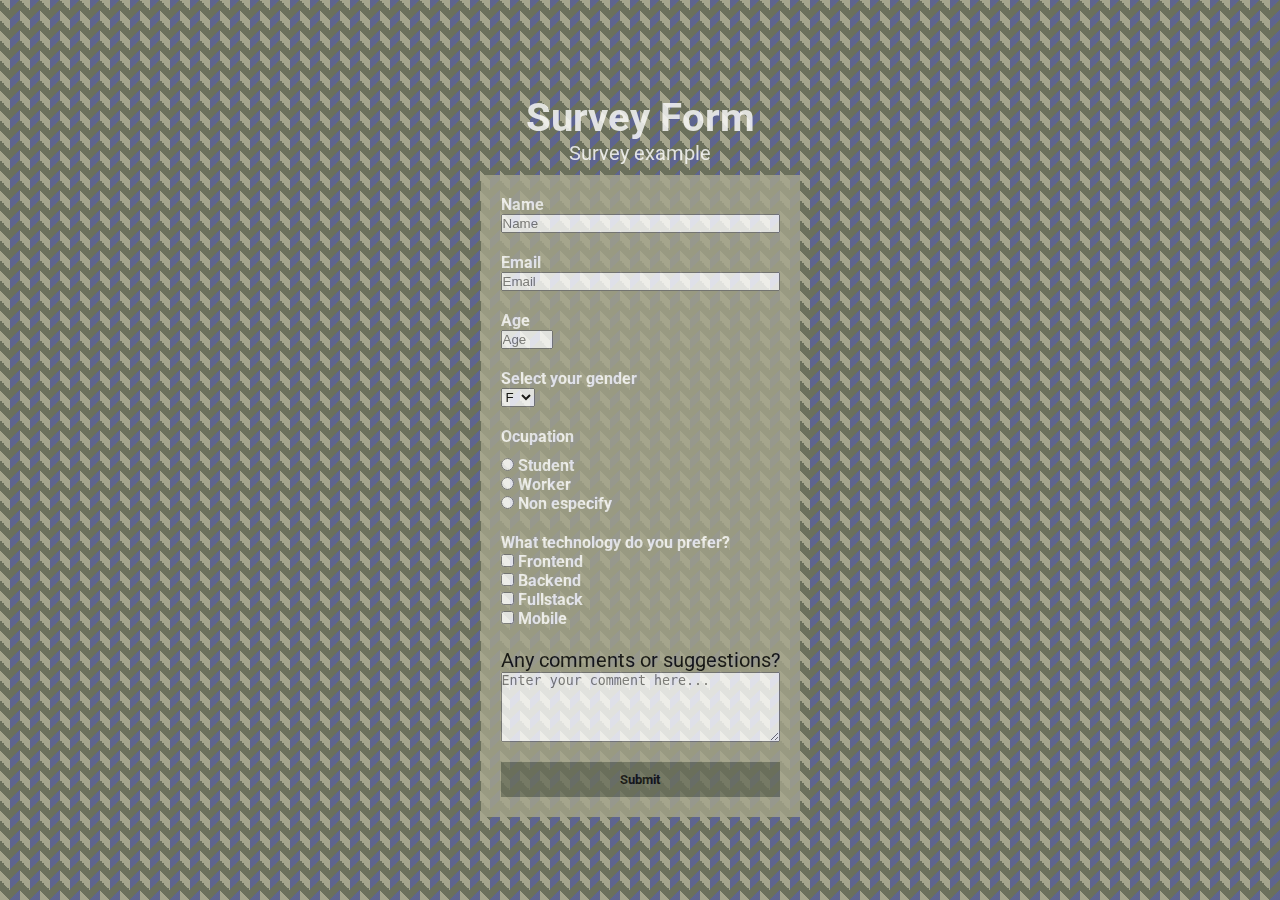
<file: formulary_page/index.html>
<!DOCTYPE html>
<html lang="en">
<head>
    <meta charset="UTF-8">
    <meta http-equiv="X-UA-Compatible" content="IE=edge">
    <meta name="viewport" content="width=device-width, initial-scale=1.0">
    <link rel="stylesheet" href="style.css">
    <title>Document</title>
</head>
<body>
    <div class="container">
        <div class="header">
          <h1 id="title">Survey Form</h1>
          <p id="description">Survey example</p>
        </div>
        <form id="survey-form">
            <!-- name -->
          <div class="form-group">
            <label id='name-label' for='name'>Name</label>
            <input type="text" id="name" class='form-control' placeholder='Name' required>
          </div>
          <!-- email  -->
              <div class="form-group">
                <label id='email-label' for='email'>Email</label>
                <input type="email" id="email" class='form-control' placeholder='Email' required>
              </div>
              <div class="form-group">
                <label id='number-label' for='number'>Age</label>
                <input type="number" min=18 max=99 id="number" class='form-control' placeholder='Age' required>
              </div>
              <div class="form-group">
                <label id='dropdown-label' for='dropwdown'>Select your gender</label>
               <select name="gender" id="dropdown">
                <option value="masculine">F</option>
                <option value="femenine">M</option> 
               </select>
            </div>
            <!-- checkbox ocupation -->
         <div class="form-group">
           <label for="checkbox-label" id='checkbox-label'>Ocupation</label>
           <label>
             <input type="radio" value='student' class='input-radio' name='ocupation'>
             Student
           </label>
                <label>
             <input type="radio" value='Worker' class='input-radio' name='ocupation'>
             Worker
           </label>
             <label>
             <input type="radio" value='None' class='input-radio' name='ocupation'>
             Non especify
           </label>      
         </div>
         <!-- checkbox techs -->
          <div class="form-group">
            <label for="checkbox-label">
              What technology do you prefer?
            </label>
            <label for="frontend">
              <input type="checkbox" value='frontend'>
              Frontend
            </label>
                  <label for="backend">
              <input type="checkbox" value='backend'>
              Backend
            </label>
                  <label for="fullstack">
              <input type="checkbox" value='fullstack'>
              Fullstack
            </label>
                <label for="mobile">
              <input type="checkbox" value='mobile'>
              Mobile
            </label>
          </div>
          <!-- textarea comments or suggestions -->
            <div class="form-group">
            <p>Any comments or suggestions?</p>
            <textarea
              id="comments"
              class="input-textarea"
              name="comment"
              placeholder="Enter your comment here..."
            ></textarea>
          </div>
          <button class='btn btn--submit' id='submit'>Submit</button>
          
        </form>
      </div>
      
</body>
</html>
</file>
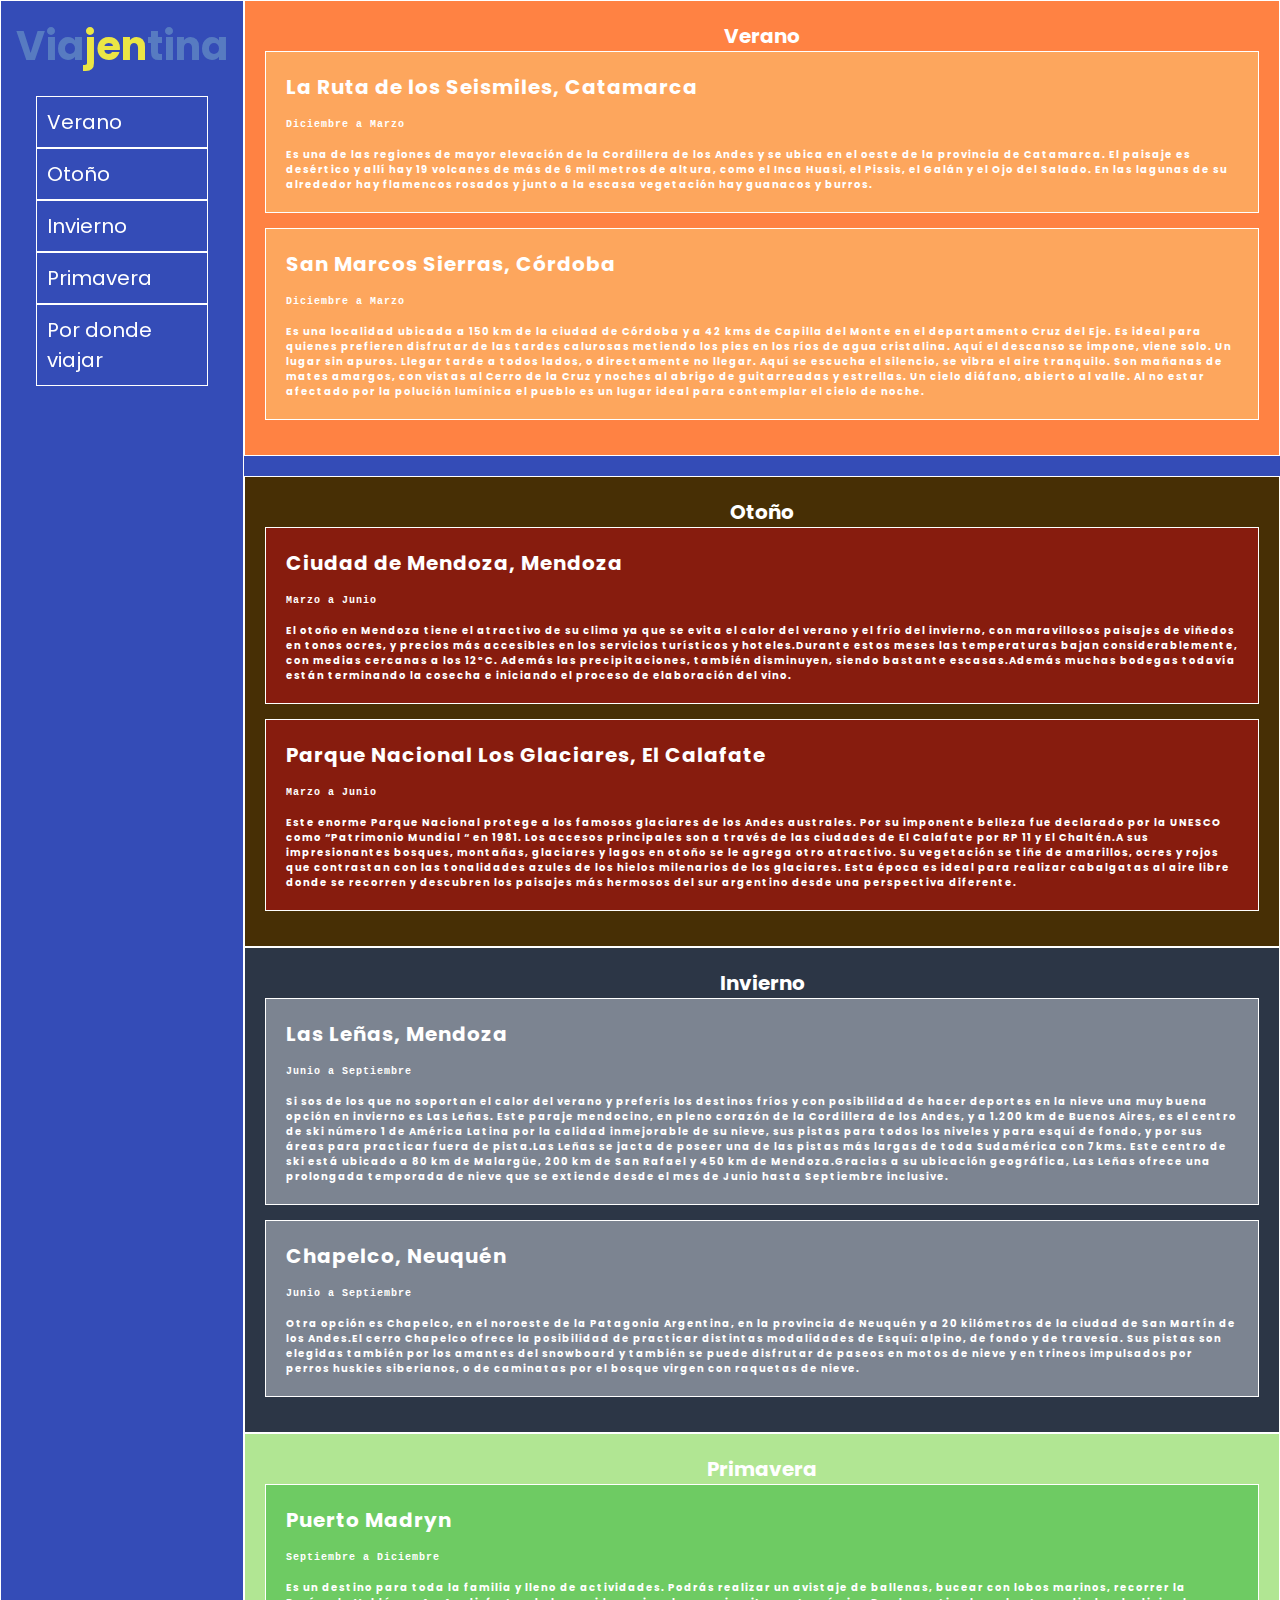
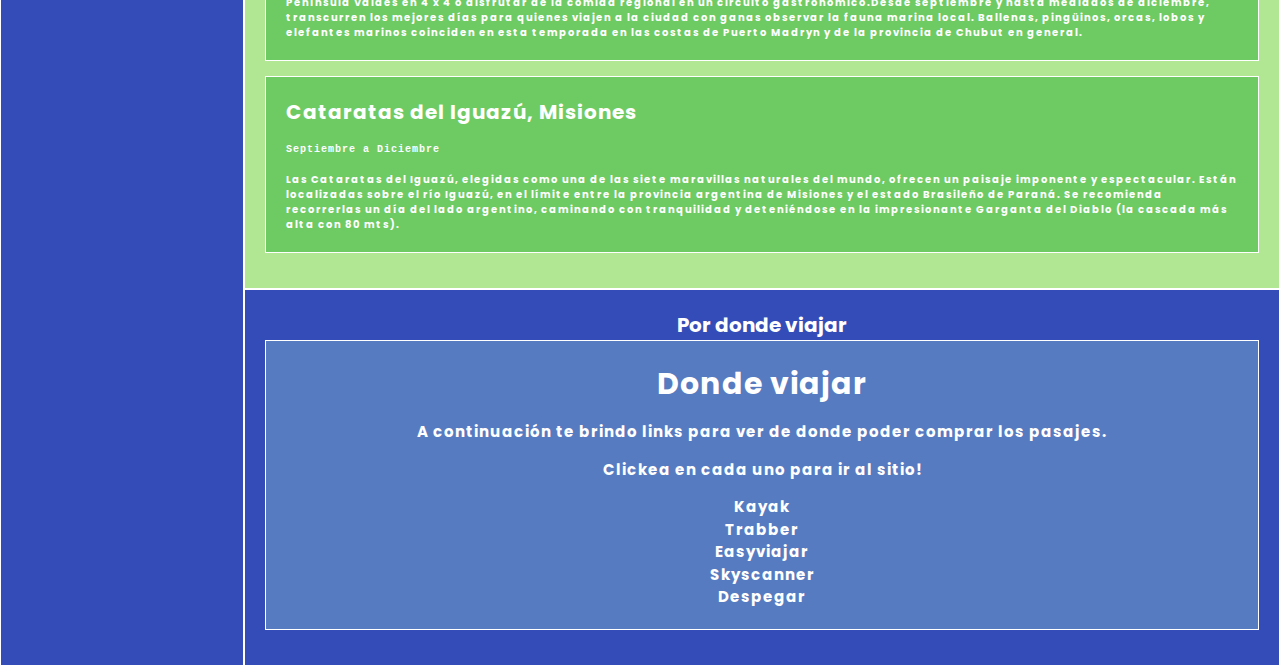
<file: technical_documentation_page/index.html>
<!DOCTYPE html>
<html lang="en">
  <head>
    <meta charset="UTF-8" />
    <meta http-equiv="X-UA-Compatible" content="IE=edge" />
    <meta name="viewport" content="width=device-width, initial-scale=1.0" />
    <link rel="stylesheet" href="style.css" />
    <title>Viajentina</title>
  </head>
  <body>
    <header id="header">
      <nav class="navbar" id='navbar'>
        <h1>
          <span class="celeste">Via</span><span class="amarillo">jen</span
          ><span class="celeste">tina</span>
        </h1>
        <ul>
          <li><a href="#Verano" class="nav-link">Verano</a></li>
          <li><a href="#Otoño" class="nav-link">Otoño</a></li>
          <li><a href="#Invierno" class="nav-link">Invierno</a></li>
          <li><a href="#Primavera" class="nav-link">Primavera</a></li>
          <li><a href="#Por_donde_viajar" class="nav-link">Por donde viajar</a></li>
        </ul>
      </nav>
    </header>
    <!-- main doc -->
    <main id="main-doc">
      <!-- verano -->
      <section class="main-section" id="Verano">
        <header><h1>Verano</h1></header>
        <!-- lugar verano  -->
        <div class="main-section__place">
          <h1 class="place-title">La Ruta de los Seismiles, Catamarca</h1>
          <code class="place-code">Diciembre a Marzo</code>
          <p class="place-description">
            Es una de las regiones de mayor elevación de la Cordillera de los
            Andes y se ubica en el oeste de la provincia de Catamarca. El
            paisaje es desértico y allí hay 19 volcanes de más de 6 mil metros
            de altura, como el Inca Huasi, el Pissis, el Galán y el Ojo del
            Salado. En las lagunas de su alrededor hay flamencos rosados y junto
            a la escasa vegetación hay guanacos y burros.
          </p>
        </div>
        <div class="main-section__place">
          <h1 class="place-title">San Marcos Sierras, Córdoba</h1>
          <code class="place-code">Diciembre a Marzo</code>
          <p class="place-description">
            Es una localidad ubicada a 150 km de la ciudad de Córdoba y a 42 kms
            de Capilla del Monte en el departamento Cruz del Eje. Es ideal para
            quienes prefieren disfrutar de las tardes calurosas metiendo los
            pies en los ríos de agua cristalina. Aquí el descanso se impone,
            viene solo. Un lugar sin apuros. Llegar tarde a todos lados, o
            directamente no llegar. Aquí se escucha el silencio, se vibra el
            aire tranquilo. Son mañanas de mates amargos, con vistas al Cerro de
            la Cruz y noches al abrigo de guitarreadas y estrellas. Un cielo
            diáfano, abierto al valle. Al no estar afectado por la polución
            lumínica el pueblo es un lugar ideal para contemplar el cielo de
            noche.
          </p>
        </div>
      </section>
      <!-- end verano -->
      <section class="main-section" id="Otoño">
        <header><h1>Otoño</h1></header>
        <!-- lugar otoño -->
        <div class="main-section__place">
          <h1 class="place-title">Ciudad de Mendoza, Mendoza</h1>
          <code class="place-code">Marzo a Junio</code>
          <p class="place-description">
            El otoño en Mendoza tiene el atractivo de su clima ya que se evita
            el calor del verano y el frío del invierno, con maravillosos
            paisajes de viñedos en tonos ocres, y precios más accesibles en los
            servicios turísticos y hoteles.Durante estos meses las temperaturas
            bajan considerablemente, con medias cercanas a los 12ºC. Además las
            precipitaciones, también disminuyen, siendo bastante escasas.Además
            muchas bodegas todavía están terminando la cosecha e iniciando el
            proceso de elaboración del vino.
          </p>
        </div>
        <div class="main-section__place">
          <h1 class="place-title">
            Parque Nacional Los Glaciares, El Calafate
          </h1>
          <code class="place-code">Marzo a Junio</code>
          <p class="place-description">
            Este enorme Parque Nacional protege a los famosos glaciares de los
            Andes australes. Por su imponente belleza fue declarado por la
            UNESCO como “Patrimonio Mundial “ en 1981. Los accesos principales
            son a través de las ciudades de El Calafate por RP 11 y El Chaltén.A
            sus impresionantes bosques, montañas, glaciares y lagos en otoño se
            le agrega otro atractivo. Su vegetación se tiñe de amarillos, ocres
            y rojos que contrastan con las tonalidades azules de los hielos
            milenarios de los glaciares. Esta época es ideal para realizar
            cabalgatas al aire libre donde se recorren y descubren los paisajes
            más hermosos del sur argentino desde una perspectiva diferente.
          </p>
        </div>
      </section>
      <!-- end -->
      <!-- invierno -->
      <section class="main-section" id="Invierno">
        <header><h1>Invierno</h1></header>
        <!-- lugar invierno -->
        <div class="main-section__place">
          <h1 class="place-title">Las Leñas, Mendoza</h1>
          <code class="place-code">Junio a Septiembre</code>
          <p class="place-description">
            Si sos de los que no soportan el calor del verano y preferís los
            destinos fríos y con posibilidad de hacer deportes en la nieve una
            muy buena opción en invierno es Las Leñas. Este paraje mendocino, en
            pleno corazón de la Cordillera de los Andes, y a 1.200 km de Buenos
            Aires, es el centro de ski número 1 de América Latina por la calidad
            inmejorable de su nieve, sus pistas para todos los niveles y para
            esquí de fondo, y por sus áreas para practicar fuera de pista.Las
            Leñas se jacta de poseer una de las pistas más largas de toda
            Sudamérica con 7kms. Este centro de ski está ubicado a 80 km de
            Malargüe, 200 km de San Rafael y 450 km de Mendoza.Gracias a su
            ubicación geográfica, Las Leñas ofrece una prolongada temporada de
            nieve que se extiende desde el mes de Junio hasta Septiembre
            inclusive.
          </p>
        </div>
        <div class="main-section__place">
          <h1 class="place-title">Chapelco, Neuquén</h1>
          <code class="place-code">Junio a Septiembre</code>
          <p class="place-description">
            Otra opción es Chapelco, en el noroeste de la Patagonia Argentina,
            en la provincia de Neuquén y a 20 kilómetros de la ciudad de San
            Martín de los Andes.El cerro Chapelco ofrece la posibilidad de
            practicar distintas modalidades de Esquí: alpino, de fondo y de
            travesía. Sus pistas son elegidas también por los amantes del
            snowboard y también se puede disfrutar de paseos en motos de nieve y
            en trineos impulsados por perros huskies siberianos, o de caminatas
            por el bosque virgen con raquetas de nieve.
          </p>
        </div>
      </section>
      <!-- end -->
      <!-- primavera -->
      <section class="main-section" id="Primavera">
        <header><h1>Primavera</h1></header>
        <!-- lugar primavera -->
        <div class="main-section__place">
          <h1 class="place-title">Puerto Madryn</h1>
          <code class="place-code">Septiembre a Diciembre</code>
          <p class="place-description">
            Es un destino para toda la familia y lleno de actividades. Podrás
            realizar un avistaje de ballenas, bucear con lobos marinos, recorrer
            la Península Valdés en 4 x 4 o disfrutar de la comida regional en un
            circuito gastronómico.Desde septiembre y hasta mediados de
            diciembre, transcurren los mejores días para quienes viajen a la
            ciudad con ganas observar la fauna marina local. Ballenas,
            pingüinos, orcas, lobos y elefantes marinos coinciden en esta
            temporada en las costas de Puerto Madryn y de la provincia de Chubut
            en general.
          </p>
        </div>
        <div class="main-section__place">
          <h1 class="place-title">Cataratas del Iguazú, Misiones</h1>
          <code class="place-code">Septiembre a Diciembre</code>
          <p class="place-description">
            Las Cataratas del Iguazú, elegidas como una de las siete maravillas
            naturales del mundo, ofrecen un paisaje imponente y espectacular.
            Están localizadas sobre el río Iguazú, en el límite entre la
            provincia argentina de Misiones y el estado Brasileño de Paraná. Se
            recomienda recorrerlas un día del lado argentino, caminando con
            tranquilidad y deteniéndose en la impresionante Garganta del Diablo
            (la cascada más alta con 80 mts).
          </p>
        </div>
      </section>
      <!-- end -->
      <!-- where to travel -->
      <section class="main-section" id="Por_donde_viajar">
        <header><h1>Por donde viajar</h1></header>
        <div class="main-section__place">
          <h1 class="place-title">Donde viajar</h1>
          <p class="place-description">
            A continuación te brindo links para ver de donde poder comprar los
            pasajes.
          </p>
          <p>Clickea en cada uno para ir al sitio!</p>
          <ul class="travel-links">
            <li>
              <a
                href="https://www.kayak.com.ar/horizon/sem/flights/general?lang=es&skipapp=true&gclid=Cj0KCQiA7oyNBhDiARIsADtGRZZg-kgRyVaDvBsMs0IzxWDro8SstkPm8HjiwWzJLHs1WFlqjVa0sAwaAigVEALw_wcB"
                class="travel-link"
                target="_blank"
                >Kayak</a
              >
            </li>
            <li>
              <a
                href="https://www.trabber.com.ar/"
                class="travel-link"
                target="_blank"
                >Trabber</a
              >
            </li>
            <li>
              <a
                href="https://www.easyviajar.com/"
                class="travel-link"
                target="_blank"
                >Easyviajar</a
              >
            </li>
            <li>
              <a
                href="https://www.skyscanner.com.mx/vuelos-desde/ar/vuelos-baratos-de-argentina.html"
                class="travel-link"
                target="_blank"
                >Skyscanner</a
              >
            </li>
            <li>
              <a
                href="https://www.despegar.com.ar/"
                class="travel-link"
                target="_blank"
                >Despegar</a
              >
            </li>
          </ul>
        </div>
      </section>
      <!-- end -->
    </main>
  </body>
</html>
</file>
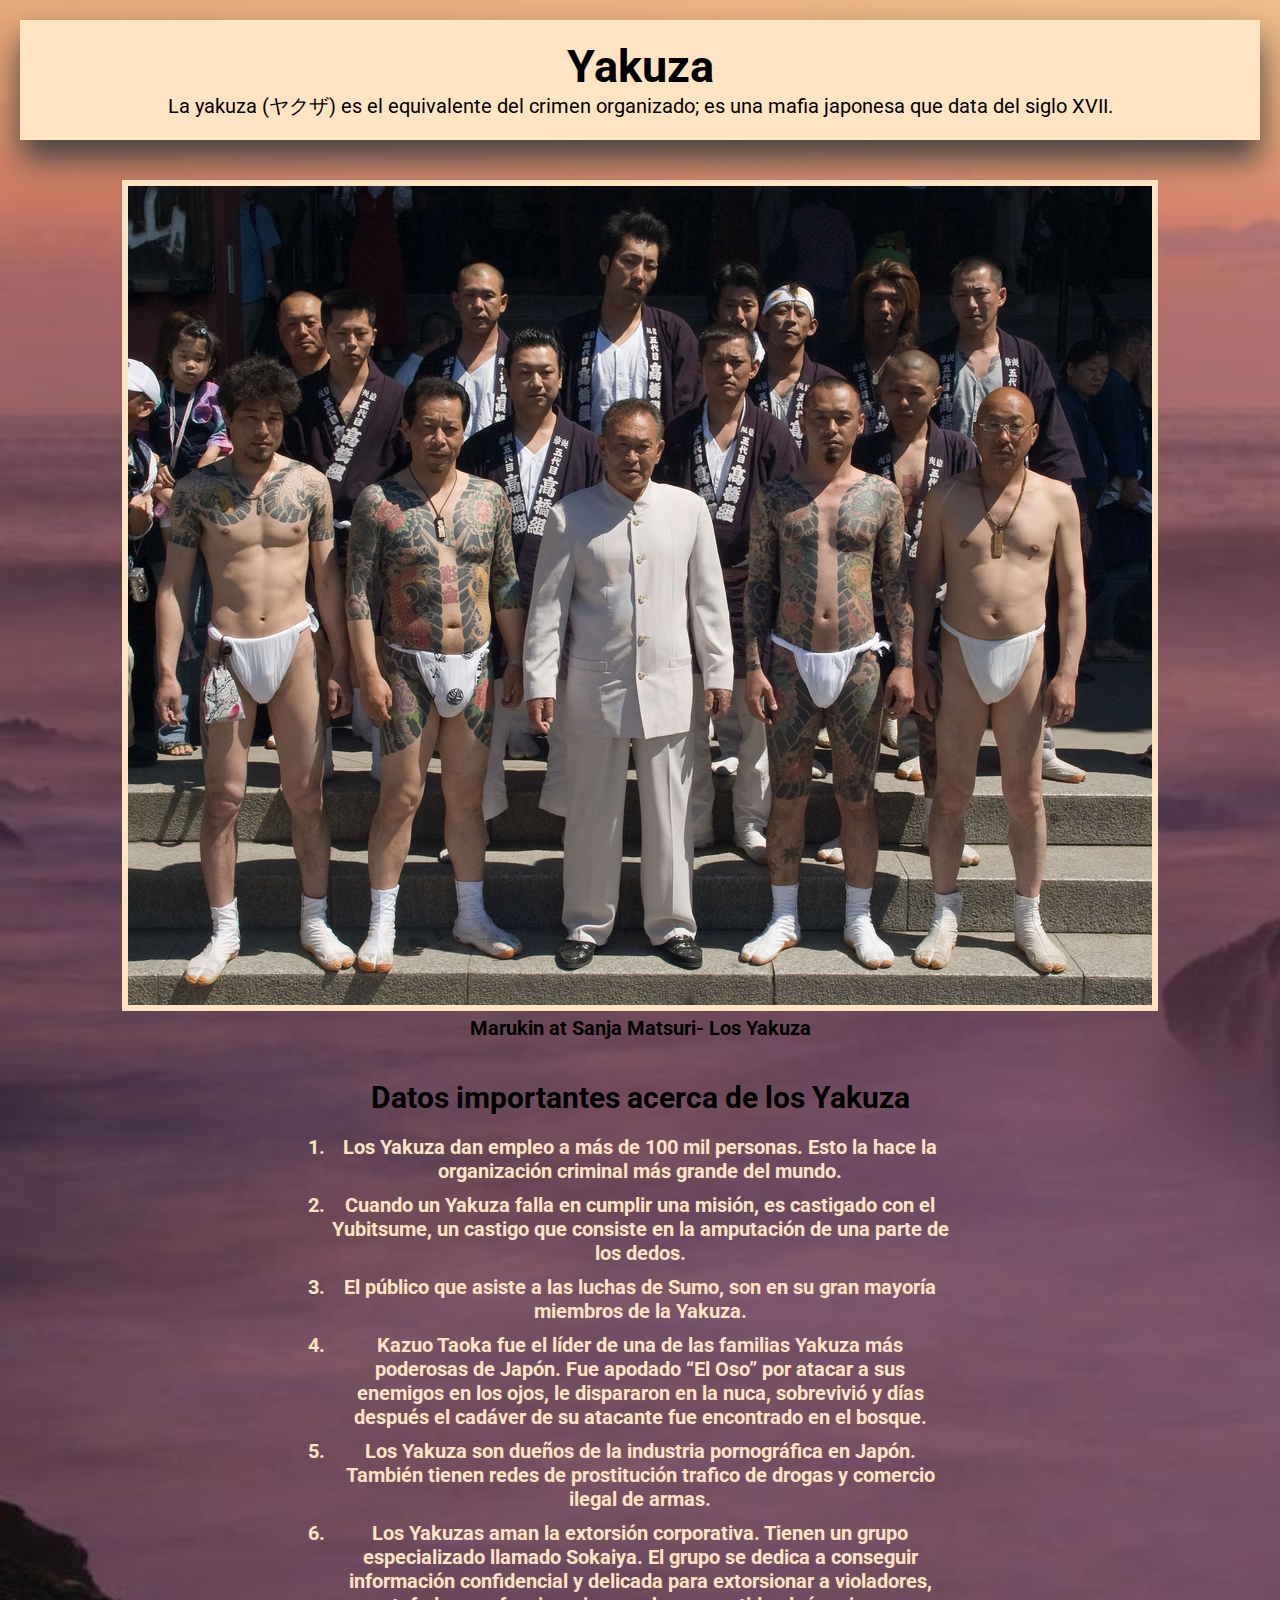
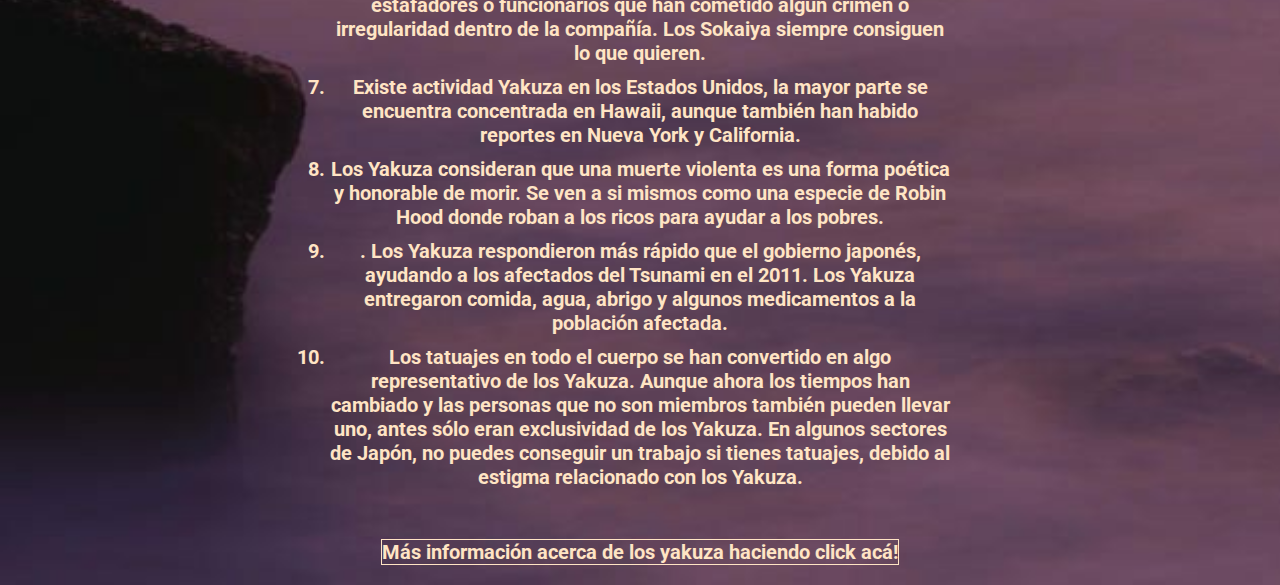
<file: tribute_page/index.html>
<!DOCTYPE html>
<html lang="en">
    <body>
      <head>
        <meta charset="UTF-8" />
        <meta http-equiv="X-UA-Compatible" content="IE=edge" />
        <meta name="viewport" content="width=device-width, initial-scale=1.0" />
        <link rel="stylesheet" href="style.css" />
        <title>Yakuza</title>
      </head>
    <main id="main">
      <!-- introduction -->
      <header>
        <h1 id="title">Yakuza</h1>
        <p>
          La yakuza (ヤクザ) es el equivalente del crimen organizado; es una
          mafia japonesa que data del siglo XVII.
        </p>
      </header>
      <div id="img-div">
        <img src="yakuza.jpg" alt="yakuza-img" id="image" />
        <h4 id="img-caption">Marukin at Sanja Matsuri- Los Yakuza</h4>
      </div>
      <!-- end introduction -->
      <section id="tribute-info">
        <h2>Datos importantes acerca de los Yakuza</h2>
        <ol>
          <li>Los Yakuza dan empleo a más de 100 mil personas. Esto la hace la
            organización criminal más grande del mundo.
          </li>
          <li>
            Cuando un Yakuza falla en cumplir una misión, es castigado con el
            Yubitsume, un castigo que consiste en la amputación de una parte de
            los dedos.
          </li>
          <li>
            El público que asiste a las luchas de Sumo, son en su gran mayoría
            miembros de la Yakuza.
          </li>
          <li>
            Kazuo Taoka fue el líder de una de las familias Yakuza más poderosas
            de Japón. Fue apodado “El Oso” por atacar a sus enemigos en los
            ojos, le dispararon en la nuca, sobrevivió y días después el cadáver
            de su atacante fue encontrado en el bosque.
          </li>
          <li>
            Los Yakuza son dueños de la industria pornográfica en Japón. También
            tienen redes de prostitución trafico de drogas y comercio ilegal de
            armas.
          </li>
          <li>Los Yakuzas aman la extorsión corporativa. Tienen un grupo
            especializado llamado Sokaiya. El grupo se dedica a conseguir
            información confidencial y delicada para extorsionar a violadores,
            estafadores o funcionarios que han cometido algún crimen o
            irregularidad dentro de la compañía. Los Sokaiya siempre consiguen
            lo que quieren.
          </li>
          <li>
            Existe actividad Yakuza en los Estados Unidos, la mayor parte se
            encuentra concentrada en Hawaii, aunque también han habido reportes
            en Nueva York y California.
          </li>
          <li>
            Los Yakuza consideran que una muerte violenta es una forma poética y
            honorable de morir. Se ven a si mismos como una especie de Robin
            Hood donde roban a los ricos para ayudar a los pobres.
          </li>
          <li>
            . Los Yakuza respondieron más rápido que el gobierno japonés,
            ayudando a los afectados del Tsunami en el 2011. Los Yakuza
            entregaron comida, agua, abrigo y algunos medicamentos a la
            población afectada.
          </li>
          <li>
            Los tatuajes en todo el cuerpo se han convertido en algo
            representativo de los Yakuza. Aunque ahora los tiempos han cambiado
            y las personas que no son miembros también pueden llevar uno, antes
            sólo eran exclusividad de los Yakuza. En algunos sectores de Japón,
            no puedes conseguir un trabajo si tienes tatuajes, debido al estigma
            relacionado con los Yakuza.
          </li>
        </ol>
      </section>
      <a
        id="tribute-link"
        href="https://es.wikipedia.org/wiki/Yakuza"
        target="_blank"
        >Más información acerca de los yakuza haciendo click acá!</a
      >
    </main>
  </body>
</html>
</file>
<file: formulary_page/style.css>
@import url('https://fonts.googleapis.com/css2?family=Roboto:wght@100;300;400&display=swap');

* {
  margin: 0;
  padding: 0;
  box-sizing: border-box;
}

html {
  font-size: 10px;
  font-family: 'Roboto', sans-serif;
}

body {
  min-height: 100vh;
  display: flex;
  justify-content: center;
  align-items: center;
  background-color: #6b705c;
    opacity: 0.8;
    background: linear-gradient(135deg, #444cf755 25%, transparent 25%) -10px 0/ 20px 20px, linear-gradient(225deg, #a5a58d 25%, transparent 25%) -10px 0/ 20px 20px, linear-gradient(315deg, #444cf755 25%, transparent 25%) 0px 0/ 20px 20px, linear-gradient(45deg, #a5a58d 25%, #6b705c 25%) 0px 0/ 20px 20px;
}


.header {
  text-align: center;
  padding: 1rem;
  color: #fff;
}

@media (max-width: 768px) {
  .header {
    font-size: 1rem;
  }
}

.container {
   font-size: 2rem;
}

#survey-form {
  display: flex;
  flex-direction: column;
  background-color: #a5a58d;
  opacity: 1;
  padding: 2rem;
  gap: 2rem;
}

.form-group {
  display: flex;
  flex-direction: column;
  align-items: flex-start;
}

label {
  font-size: 16px;
  font-weight: bold;
  color: #fff;
}



label > input[type="radio"] {
  font-size: 10px;
}

#checkbox-label {
  margin-bottom: 1rem;
}

.input-textarea {
  width: 100%;
  height: 70px;
}

.btn {
  font-family: 'Roboto', sans-serif;
  font-weight: bold;
  border-style: none;
  background-color: #6b705c;
  padding: 1rem;
  cursor: pointer;
}

input[type='text'], input[type='email'], input[type='text'] {
  width: 100%;
}



@media (max-width: 768px) {
  #survey-form {
    margin: 2rem;
  }
}
</file>
<file: technical_documentation_page/style.css>
@import url("https://fonts.googleapis.com/css2?family=Poppins:ital,wght@0,300;0,400;1,100;1,200&display=swap");

:root {
  --background: #000957;
  --card-border: #344cb7;
  --card-background: #577bc1;
  --decoration: #ebe645;
}

html {
  font-size: 10px;
  font-family: "Poppins", sans-serif;
}

* {
  box-sizing: border-box;
  padding: 0;
  margin: 0;
}

body {
  min-height: 100vh;
  min-width: 100vw;
  background-color: var(--card-border);
  display: flex;
  flex-direction: column;
}

@media (min-width: 768px) {
  body {
    flex-direction: row;
  }
}

/* header */

#header {
  font-size: 2rem;
  border: 1px solid white;
  color: #fff;
}

@media (min-width: 768px) {
  .navbar {
    position: sticky;
    top: 0;
  }
  #header {
      padding: 1.5rem;
  }
}

.celeste {
  color: var(--card-background);
}

.amarillo {
  color: var(--decoration);
}

/* navbar */
.navbar h1 {
  text-align: center;
}

.navbar ul {
  list-style: none;
  padding: 2rem;
  /* border: 0.1rem solid white; */
}

.navbar li {
  border: 1px solid white;
  padding: 1rem;
  transition: all 0.3s ease-in-out;
}

.nav-link {
  color: white;
  text-decoration: none;
  cursor: pointer;
}

li:hover {
  background-color: var(--card-background);
}

/* main doc */

#main-doc {
  background-color: var(--card-border);
  min-height: 100vh;
  min-width: auto;
  color: #fff;
}

/* main section */

.main-section header h1 {
  text-align: center;
  font-size: 2rem;
}

.main-section {
  padding: 2rem;
  border: 1px solid white;
}

.main-section__place {
  /* font-size: 2rem; */
  background-color: var(--card-background);
  border: 1px solid white;
  display: flex;
  flex-direction: column;
  padding: 2rem;
  gap: 1.5rem;
  line-height: 1.5;
  letter-spacing: 0.1rem;
  font-weight: bold;
  margin-bottom: 1.5rem;
}

/* travel */
#Por_donde_viajar {
  text-align: center;
  font-size: 1.5rem;
  transition: all 400ms ease-in-out;
}

.travel-link {
  text-decoration: none;
  color: white;

}

ul {
  list-style-type: none;
}
/* backgrounds */

#Verano {
  background-color: #FF8243;
  margin-bottom: 2rem;
}

#Verano > .main-section__place {
  background-color: #FDA65D;
  /* background-color: #FF8243; */

}

#Otoño {
  background-color: #472f05;
}

#Otoño > .main-section__place {
  background-color: #871c0e;
}


#Invierno {
  background-color: #2c3646;
}

#Invierno > .main-section__place {
  background-color: #7c8491;
}

#Primavera {
  background-color: #B1E693;
}

#Primavera > .main-section__place {
  background-color: #6ECB63;
}
</file>
<file: tribute_page/style.css>
@import url('https://fonts.googleapis.com/css2?family=Roboto:ital,wght@1,100;1,300;1,400&display=swap');

html {
    font-size: 20px;
}


* {
    box-sizing: border-box;
    margin: 0;
    padding: 0;
    font-size: 'Roboto', sans-serif;
}

body {
    padding: 1rem;
    min-height: 100vh;
    text-align: center;
    background: url('background.jpg') no-repeat;
    background-size: cover;
}


#main {
    display: flex;
    justify-content: center;
    align-items: center;
    flex-direction: column;
    gap: 2rem;
    
} 
/* header */

header {
    width: 100%;
    padding: 1rem;
    background-color: bisque;
    box-shadow: 0 1rem 1.5rem rgb(71, 68, 68);
}
#title {
    font-family: 'Roboto', sans-serif;
    font-size: 45px;
}

header > p {
    font-family: 'Roboto', sans-serif;
}

/* img */

#img-caption {
    font-family: 'Roboto', sans-serif;
}

#image {
    max-width: 100%;
    margin: 0 auto;
    border: 0.3rem solid bisque;
    /* height: auto; */
}

/* tribute info */

#tribute-info {
    font-family: 'Roboto', sans-serif;
    font-style: normal;
    font-weight: bold;
    width: 50%
}

#tribute-info > h2 {
    margin-bottom: 1rem;
}

#tribute-info > ol > li {   
    margin-bottom: 0.5rem;
    color:bisque

}


/* tribute link */

#tribute-link {
    text-decoration: none;
    font-family: 'Roboto', sans-serif;
    color: bisque;
    font-weight: bold;
    border: 1px solid bisque;
}
</file>
